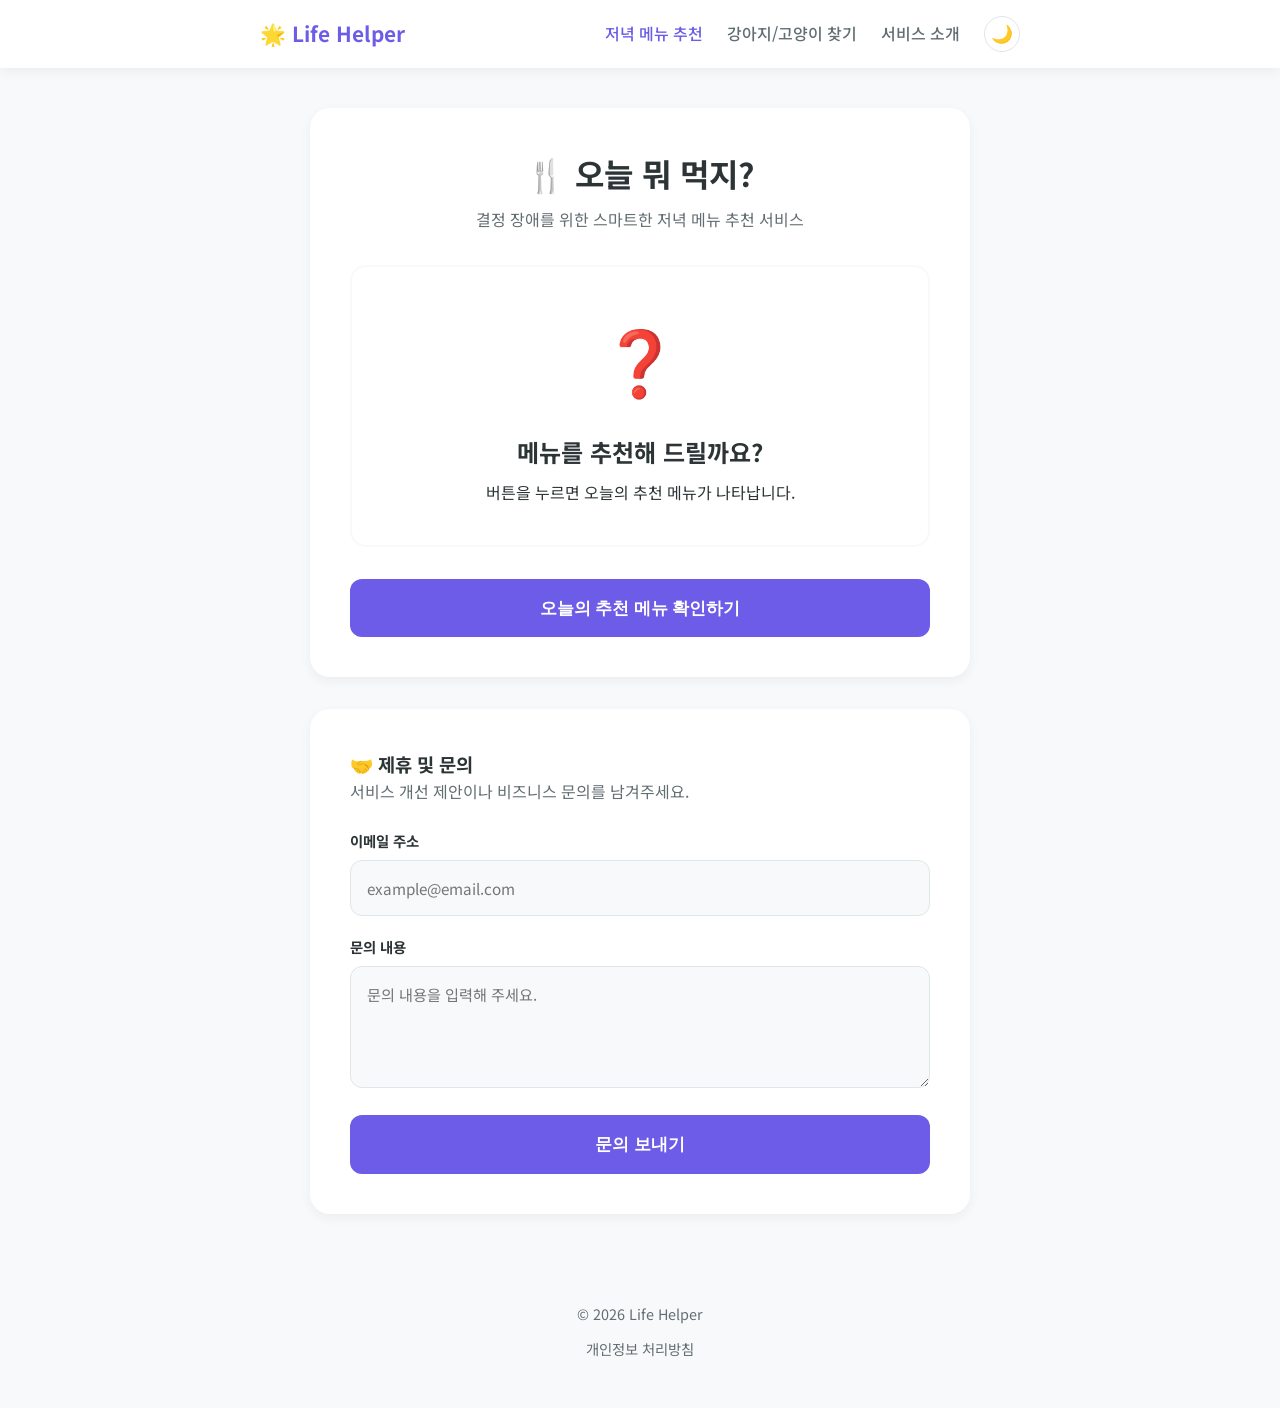
<file: index.html>
<!DOCTYPE html>
<html lang="ko">
<head>
    <!-- Google tag (gtag.js) -->
    <script async src="https://www.googletagmanager.com/gtag/js?id=G-ZVRX9R7SSV"></script>
    <script>
      window.dataLayer = window.dataLayer || [];
      function gtag(){dataLayer.push(arguments);}
      gtag('js', new Date());

      gtag('config', 'G-ZVRX9R7SSV');
    </script>
    <script type="text/javascript">
        (function(c,l,a,r,i,t,y){
            c[a]=c[a]||function(){(c[a].q=c[a].q||[]).push(arguments)};
            t=l.createElement(r);t.async=1;t.src="https://www.clarity.ms/tag/"+i;
            y=l.getElementsByTagName(r)[0];y.parentNode.insertBefore(t,y);
        })(window, document, "clarity", "script", "vugtxsngmq");
    </script>
    <meta charset="UTF-8">
    <meta name="viewport" content="width=device-width, initial-scale=1.0">
    <title>Life Helper - 스마트 일상 도구</title>
    <link rel="stylesheet" href="style.css">
    <link rel="preconnect" href="https://fonts.googleapis.com">
    <link rel="preconnect" href="https://fonts.gstatic.com" crossorigin>
    <link href="https://fonts.googleapis.com/css2?family=Noto+Sans+KR:wght@400;700&display=swap" rel="stylesheet">
    <!-- Google AdSense -->
    <meta name="google-adsense-account" content="ca-pub-1134948203088944">
    <script async src="https://pagead2.googlesyndication.com/pagead/js/adsbygoogle.js?client=ca-pub-1134948203088944"
     crossorigin="anonymous"></script>
</head>
<body>
    <nav class="navbar">
        <div class="nav-container">
            <a href="index.html" class="nav-logo">🌟 Life Helper</a>
            <div class="nav-links">
                <a href="index.html" class="active">저녁 메뉴 추천</a>
                <a href="pet-classifier.html">강아지/고양이 찾기</a>
                <a href="about.html">서비스 소개</a>
                <button id="theme-btn" class="theme-toggle">🌙</button>
            </div>
        </div>
    </nav>

    <div class="container">
        <header class="section-card">
            <h1>🍴 오늘 뭐 먹지?</h1>
            <p class="subtitle">결정 장애를 위한 스마트한 저녁 메뉴 추천 서비스</p>
            
            <div id="result-container" class="result-card">
                <div class="icon" id="menu-icon" style="font-size: 4rem; margin-bottom: 1rem;">❓</div>
                <h2 id="menu-name">메뉴를 추천해 드릴까요?</h2>
                <p id="menu-desc" style="margin-bottom: 0;">버튼을 누르면 오늘의 추천 메뉴가 나타납니다.</p>
            </div>
            <button id="recommend-btn" class="submit-btn" style="width: 100%;">오늘의 추천 메뉴 확인하기</button>
        </header>

        <section class="section-card">
            <h3>🤝 제휴 및 문의</h3>
            <p class="subtitle" style="text-align: left; margin-bottom: 1.5rem;">서비스 개선 제안이나 비즈니스 문의를 남겨주세요.</p>
            <form action="https://formspree.io/f/xykdowjz" method="POST" class="contact-form">
                <div class="form-group">
                    <label for="email">이메일 주소</label>
                    <input type="email" id="email" name="email" placeholder="example@email.com" required>
                </div>
                <div class="form-group">
                    <label for="message">문의 내용</label>
                    <textarea id="message" name="message" rows="4" placeholder="문의 내용을 입력해 주세요." required></textarea>
                </div>
                <button type="submit" class="submit-btn">문의 보내기</button>
            </form>
        </section>
    </div>

    <footer class="site-footer">
        <p>&copy; 2026 Life Helper</p>
        <div class="footer-links">
            <a href="privacy.html">개인정보 처리방침</a>
        </div>
    </footer>

    <script src="main.js"></script>
</body>
</html>
</file>
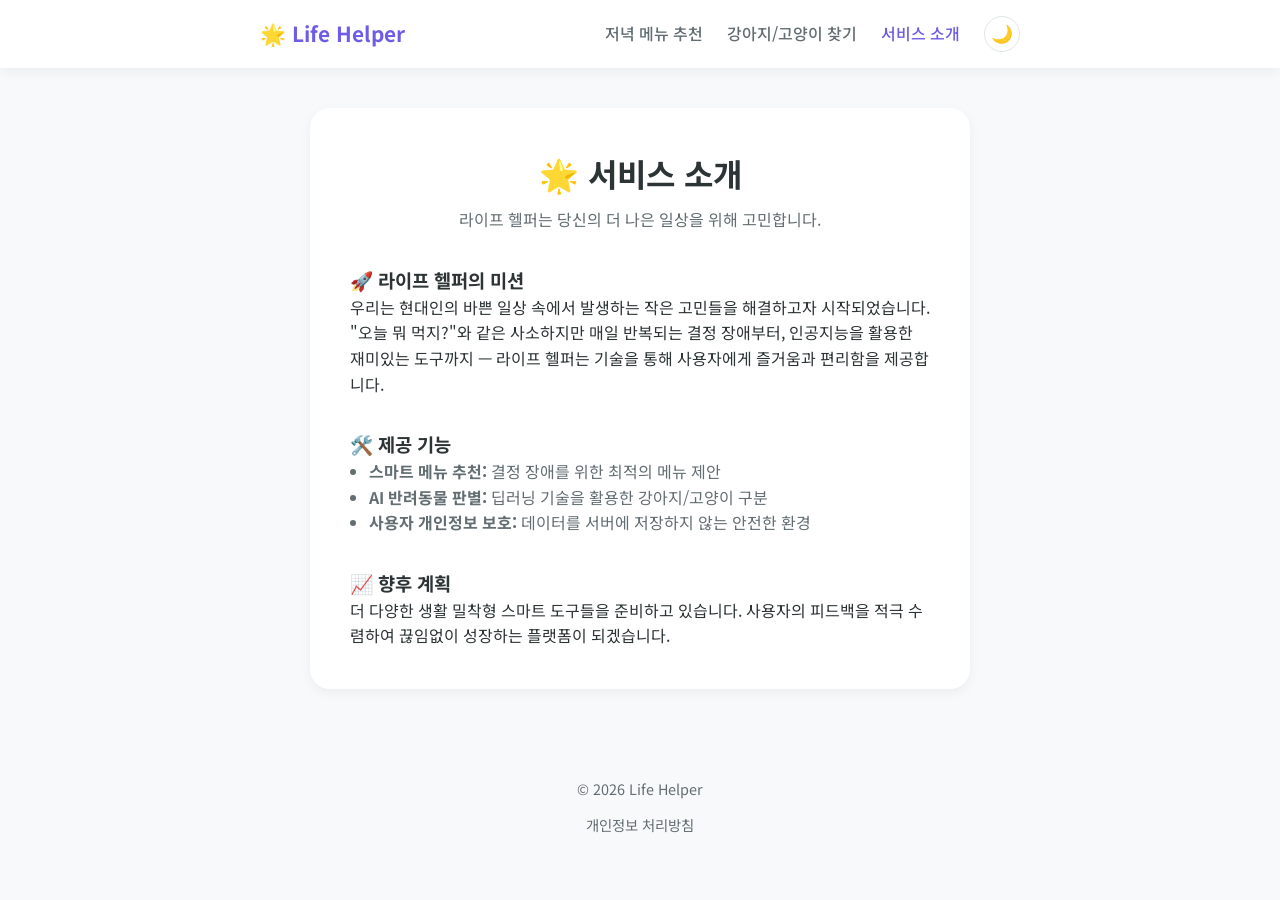
<file: about.html>
<!DOCTYPE html>
<html lang="ko">
<head>
    <!-- Google tag (gtag.js) -->
    <script async src="https://www.googletagmanager.com/gtag/js?id=G-ZVRX9R7SSV"></script>
    <script>
      window.dataLayer = window.dataLayer || [];
      function gtag(){dataLayer.push(arguments);}
      gtag('js', new Date());

      gtag('config', 'G-ZVRX9R7SSV');
    </script>
    <script type="text/javascript">
        (function(c,l,a,r,i,t,y){
            c[a]=c[a]||function(){(c[a].q=c[a].q||[]).push(arguments)};
            t=l.createElement(r);t.async=1;t.src="https://www.clarity.ms/tag/"+i;
            y=l.getElementsByTagName(r)[0];y.parentNode.insertBefore(t,y);
        })(window, document, "clarity", "script", "vugtxsngmq");
    </script>
    <meta charset="UTF-8">
    <meta name="viewport" content="width=device-width, initial-scale=1.0">
    <title>서비스 소개 - Life Helper</title>
    <link rel="stylesheet" href="style.css">
    <link rel="preconnect" href="https://fonts.googleapis.com">
    <link rel="preconnect" href="https://fonts.gstatic.com" crossorigin>
    <link href="https://fonts.googleapis.com/css2?family=Noto+Sans+KR:wght@400;700&display=swap" rel="stylesheet">
    <!-- Google AdSense -->
    <meta name="google-adsense-account" content="ca-pub-1134948203088944">
    <script async src="https://pagead2.googlesyndication.com/pagead/js/adsbygoogle.js?client=ca-pub-1134948203088944"
     crossorigin="anonymous"></script>
</head>
<body>
    <nav class="navbar">
        <div class="nav-container">
            <a href="index.html" class="nav-logo">🌟 Life Helper</a>
            <div class="nav-links">
                <a href="index.html">저녁 메뉴 추천</a>
                <a href="pet-classifier.html">강아지/고양이 찾기</a>
                <a href="about.html" class="active">서비스 소개</a>
                <button id="theme-btn" class="theme-toggle">🌙</button>
            </div>
        </div>
    </nav>

    <div class="container">
        <section class="section-card">
            <h1>🌟 서비스 소개</h1>
            <p class="subtitle">라이프 헬퍼는 당신의 더 나은 일상을 위해 고민합니다.</p>
            
            <div style="text-align: left; margin-top: 2rem;">
                <h3 style="text-align: left;">🚀 라이프 헬퍼의 미션</h3>
                <p style="text-align: left; margin-bottom: 2rem;">우리는 현대인의 바쁜 일상 속에서 발생하는 작은 고민들을 해결하고자 시작되었습니다. "오늘 뭐 먹지?"와 같은 사소하지만 매일 반복되는 결정 장애부터, 인공지능을 활용한 재미있는 도구까지 — 라이프 헬퍼는 기술을 통해 사용자에게 즐거움과 편리함을 제공합니다.</p>

                <h3 style="text-align: left;">🛠️ 제공 기능</h3>
                <ul style="margin-bottom: 2rem; padding-left: 1.2rem; color: var(--text-muted);">
                    <li><strong>스마트 메뉴 추천:</strong> 결정 장애를 위한 최적의 메뉴 제안</li>
                    <li><strong>AI 반려동물 판별:</strong> 딥러닝 기술을 활용한 강아지/고양이 구분</li>
                    <li><strong>사용자 개인정보 보호:</strong> 데이터를 서버에 저장하지 않는 안전한 환경</li>
                </ul>

                <h3 style="text-align: left;">📈 향후 계획</h3>
                <p style="text-align: left;">더 다양한 생활 밀착형 스마트 도구들을 준비하고 있습니다. 사용자의 피드백을 적극 수렴하여 끊임없이 성장하는 플랫폼이 되겠습니다.</p>
            </div>
        </section>
    </div>

    <footer class="site-footer">
        <p>&copy; 2026 Life Helper</p>
        <div class="footer-links">
            <a href="privacy.html">개인정보 처리방침</a>
        </div>
    </footer>

    <script src="main.js"></script>
</body>
</html>
</file>
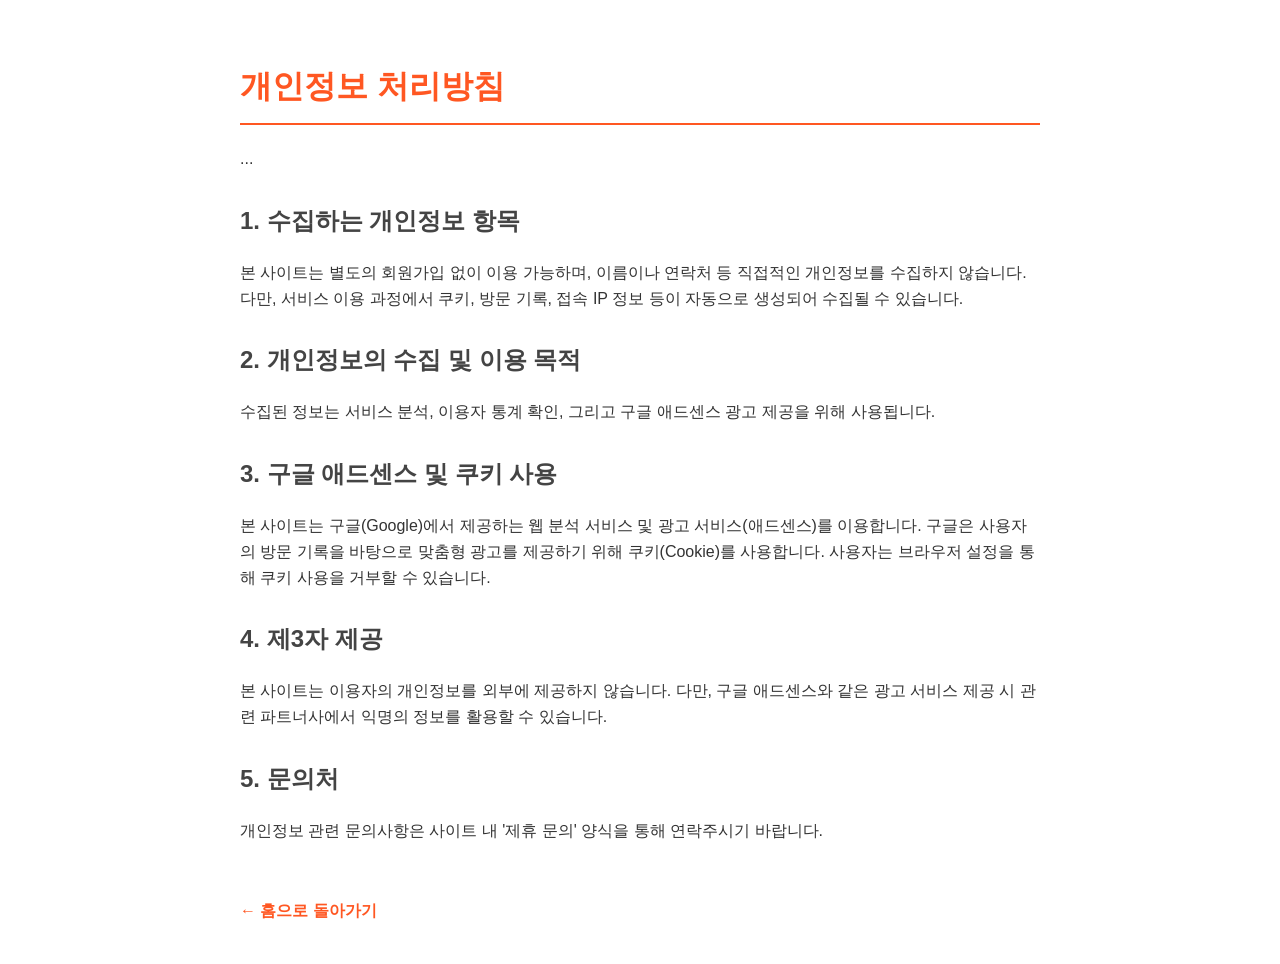
<file: privacy.html>
<!DOCTYPE html>
<html lang="ko">
<head>
    <!-- Google tag (gtag.js) -->
    <script async src="https://www.googletagmanager.com/gtag/js?id=G-ZVRX9R7SSV"></script>
    <script>
      window.dataLayer = window.dataLayer || [];
      function gtag(){dataLayer.push(arguments);}
      gtag('js', new Date());

      gtag('config', 'G-ZVRX9R7SSV');
    </script>
    <script type="text/javascript">
        (function(c,l,a,r,i,t,y){
            c[a]=c[a]||function(){(c[a].q=c[a].q||[]).push(arguments)};
            t=l.createElement(r);t.async=1;t.src="https://www.clarity.ms/tag/"+i;
            y=l.getElementsByTagName(r)[0];y.parentNode.insertBefore(t,y);
        })(window, document, "clarity", "script", "vugtxsngmq");
    </script>
    <meta charset="UTF-8">
    <meta name="viewport" content="width=device-width, initial-scale=1.0">
    <title>개인정보 처리방침 - 오늘 뭐 먹지? / 강아지 고양이 판별기</title>
    <!-- Google AdSense -->
    <meta name="google-adsense-account" content="ca-pub-1134948203088944">
    <script async src="https://pagead2.googlesyndication.com/pagead/js/adsbygoogle.js?client=ca-pub-1134948203088944"
     crossorigin="anonymous"></script>
    <style>
        body { font-family: 'Noto Sans KR', sans-serif; line-height: 1.6; color: #333; max-width: 800px; margin: 0 auto; padding: 40px 20px; }
        h1 { color: #ff5722; border-bottom: 2px solid #ff5722; padding-bottom: 10px; }
        h2 { margin-top: 30px; color: #444; }
        p { margin-bottom: 15px; }
        .back-link { display: inline-block; margin-top: 40px; text-decoration: none; color: #ff5722; font-weight: bold; }
    </style>
</head>
<body>
    <h1>개인정보 처리방침</h1>
...


    <h2>1. 수집하는 개인정보 항목</h2>
    <p>본 사이트는 별도의 회원가입 없이 이용 가능하며, 이름이나 연락처 등 직접적인 개인정보를 수집하지 않습니다. 다만, 서비스 이용 과정에서 쿠키, 방문 기록, 접속 IP 정보 등이 자동으로 생성되어 수집될 수 있습니다.</p>

    <h2>2. 개인정보의 수집 및 이용 목적</h2>
    <p>수집된 정보는 서비스 분석, 이용자 통계 확인, 그리고 구글 애드센스 광고 제공을 위해 사용됩니다.</p>

    <h2>3. 구글 애드센스 및 쿠키 사용</h2>
    <p>본 사이트는 구글(Google)에서 제공하는 웹 분석 서비스 및 광고 서비스(애드센스)를 이용합니다. 구글은 사용자의 방문 기록을 바탕으로 맞춤형 광고를 제공하기 위해 쿠키(Cookie)를 사용합니다. 사용자는 브라우저 설정을 통해 쿠키 사용을 거부할 수 있습니다.</p>

    <h2>4. 제3자 제공</h2>
    <p>본 사이트는 이용자의 개인정보를 외부에 제공하지 않습니다. 다만, 구글 애드센스와 같은 광고 서비스 제공 시 관련 파트너사에서 익명의 정보를 활용할 수 있습니다.</p>

    <h2>5. 문의처</h2>
    <p>개인정보 관련 문의사항은 사이트 내 '제휴 문의' 양식을 통해 연락주시기 바랍니다.</p>

    <a href="index.html" class="back-link">← 홈으로 돌아가기</a>
</body>
</html>
</file>
<file: style.css>
:root {
    --primary-color: #6c5ce7;
    --primary-hover: #5849c4;
    --bg-color: #f8f9fa;
    --card-bg: #ffffff;
    --text-main: #2d3436;
    --text-muted: #636e72;
    --input-border: #dfe6e9;
    --shadow: 0 4px 12px rgba(0, 0, 0, 0.05);
    --transition: all 0.3s cubic-bezier(0.4, 0, 0.2, 1);
}

body.dark-mode {
    --bg-color: #121212;
    --card-bg: #1e1e1e;
    --text-main: #f1f2f6;
    --text-muted: #a4b0be;
    --input-border: #2f3542;
    --shadow: 0 4px 12px rgba(0, 0, 0, 0.3);
}

* { box-sizing: border-box; margin: 0; padding: 0; }

body {
    font-family: 'Noto Sans KR', sans-serif;
    background-color: var(--bg-color);
    color: var(--text-main);
    line-height: 1.6;
    transition: background-color 0.3s ease, color 0.3s ease;
}

/* 네비게이션 */
.navbar {
    background-color: var(--card-bg);
    padding: 1rem 0;
    position: sticky;
    top: 0;
    z-index: 1000;
    box-shadow: var(--shadow);
}

.nav-container {
    max-width: 800px;
    margin: 0 auto;
    display: flex;
    justify-content: space-between;
    align-items: center;
    padding: 0 20px;
}

.nav-logo { font-weight: 700; text-decoration: none; color: var(--primary-color); font-size: 1.3rem; }
.nav-links { display: flex; gap: 1.5rem; align-items: center; }
.nav-links a { text-decoration: none; color: var(--text-muted); font-weight: 500; transition: var(--transition); }
.nav-links a.active, .nav-links a:hover { color: var(--primary-color); }

.theme-toggle { 
    background: none; 
    border: 1px solid var(--input-border); 
    border-radius: 50%;
    width: 36px;
    height: 36px;
    cursor: pointer; 
    font-size: 1.1rem; 
    display: flex;
    align-items: center;
    justify-content: center;
    transition: var(--transition);
}
.theme-toggle:hover { background-color: var(--bg-color); }

/* 중앙 집중형 레이아웃 */
.container {
    max-width: 700px;
    margin: 2.5rem auto;
    padding: 0 20px;
}

.section-card {
    background: var(--card-bg);
    padding: 2.5rem;
    border-radius: 20px;
    box-shadow: var(--shadow);
    margin-bottom: 2rem;
    transition: var(--transition);
}

h1 { font-size: 2rem; margin-bottom: 0.5rem; text-align: center; }
.subtitle { color: var(--text-muted); text-align: center; margin-bottom: 2rem; font-size: 1rem; }

/* 메뉴 추천 카드 정렬 수정 */
.result-card {
    border: 2px solid var(--bg-color);
    padding: 2.5rem 1.5rem;
    border-radius: 16px;
    text-align: center; /* 텍스트 중앙 정렬 */
    margin-bottom: 1.5rem;
    display: flex;
    flex-direction: column;
    align-items: center; /* 내부 요소 중앙 정렬 */
    justify-content: center;
}

.result-card h2 {
    margin-top: 0.5rem;
    margin-bottom: 0.5rem;
    text-align: center;
    width: 100%;
}

.result-card p {
    margin-bottom: 0;
    text-align: center;
    width: 100%;
}

/* 문의 폼 개편 */
.contact-form {
    display: flex;
    flex-direction: column;
    gap: 1.2rem;
    margin-top: 1rem;
}

.form-group {
    display: flex;
    flex-direction: column;
    gap: 0.5rem;
}

.form-group label {
    font-size: 0.9rem;
    font-weight: 700;
    color: var(--text-main);
}

.contact-form input, .contact-form textarea {
    padding: 1rem;
    border: 1px solid var(--input-border);
    border-radius: 12px;
    background: var(--bg-color);
    color: var(--text-main);
    font-family: inherit;
    font-size: 0.95rem;
    transition: var(--transition);
}

.contact-form input:focus, .contact-form textarea:focus {
    outline: none;
    border-color: var(--primary-color);
    background: var(--card-bg);
}

.submit-btn {
    padding: 1.1rem;
    background: var(--primary-color);
    color: white;
    border: none;
    border-radius: 12px;
    font-weight: 700;
    font-size: 1.05rem;
    cursor: pointer;
    transition: var(--transition);
    margin-top: 0.5rem;
}

.submit-btn:hover { background: var(--primary-hover); transform: translateY(-2px); }

/* 푸터 */
.site-footer {
    text-align: center;
    padding: 3rem 0;
    color: var(--text-muted);
    font-size: 0.9rem;
}

.footer-links { margin-top: 0.8rem; display: flex; justify-content: center; gap: 1.5rem; }
.footer-links a { text-decoration: none; color: var(--text-muted); }
.footer-links a:hover { color: var(--primary-color); }

@media (max-width: 600px) {
    .container { margin: 1.5rem auto; }
    .section-card { padding: 1.5rem; }
    .nav-links { gap: 1rem; }
    .nav-links a { font-size: 0.85rem; }
}
</file>
